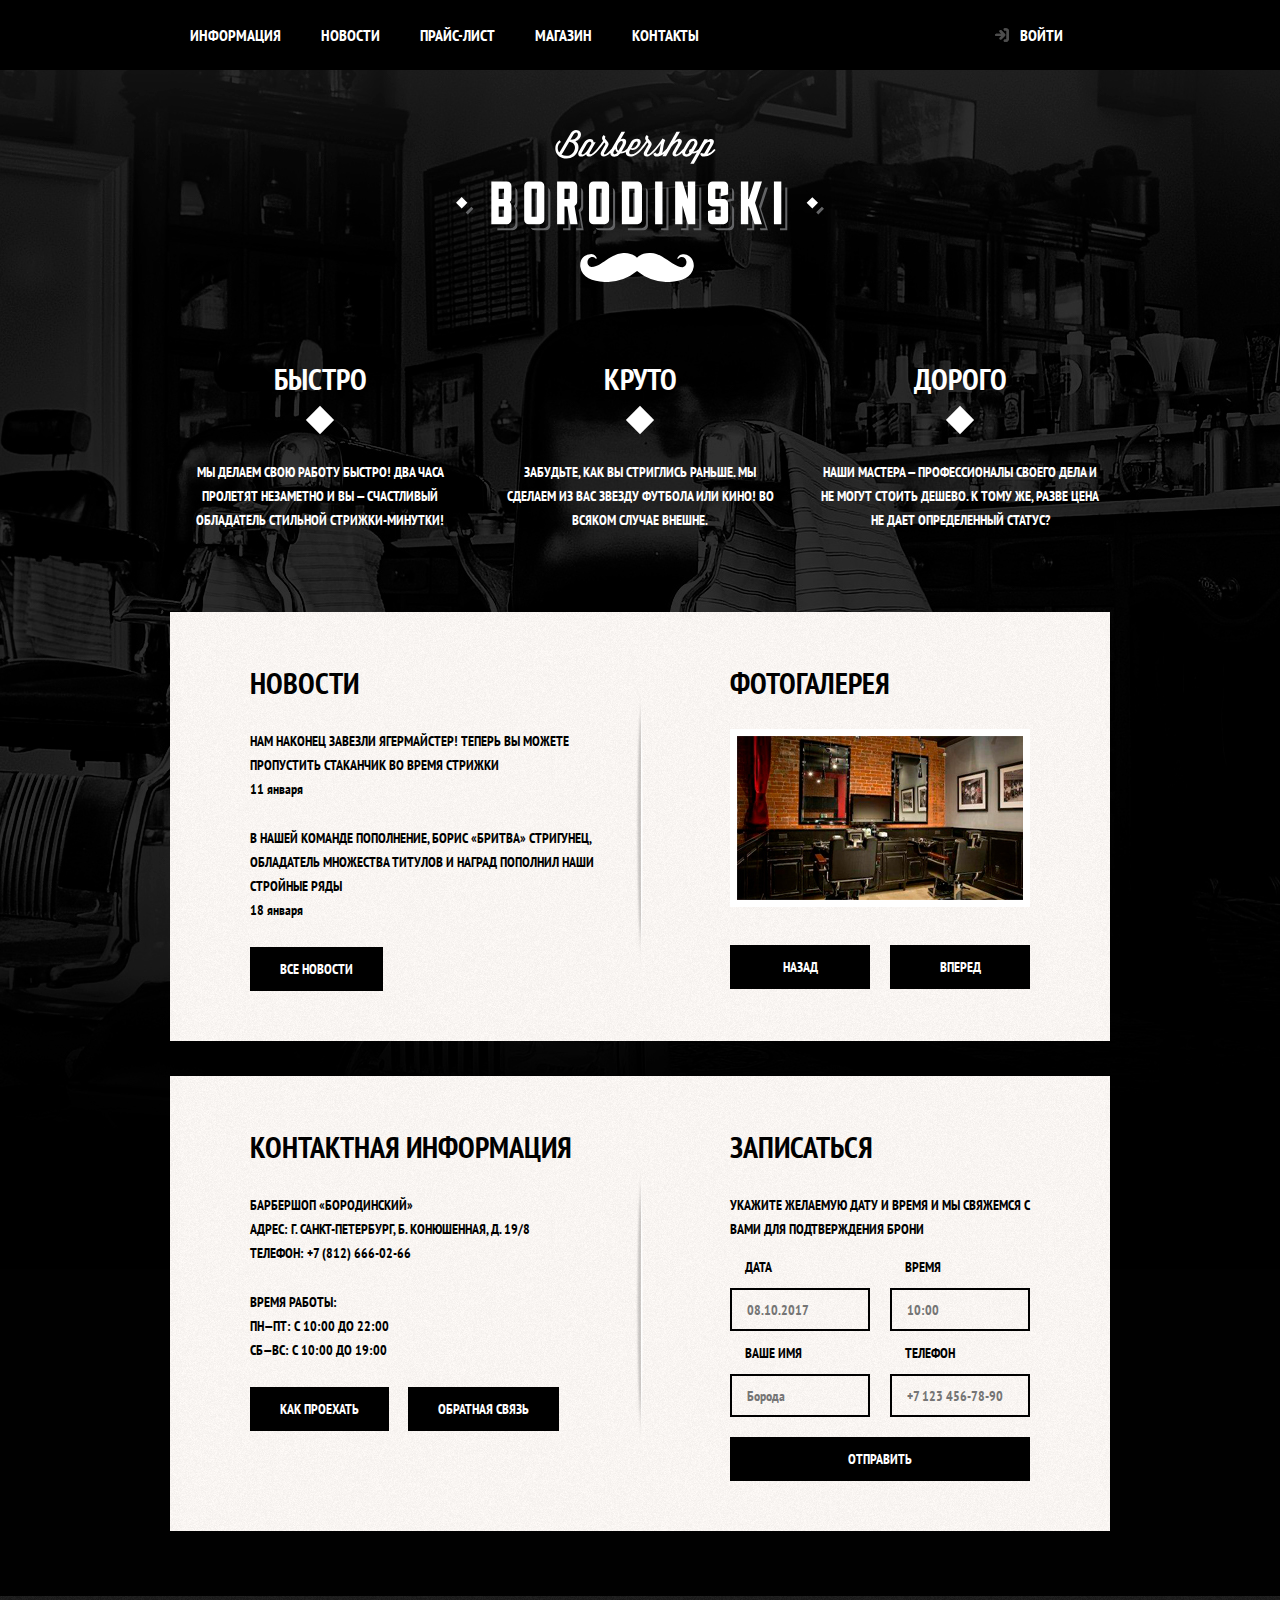
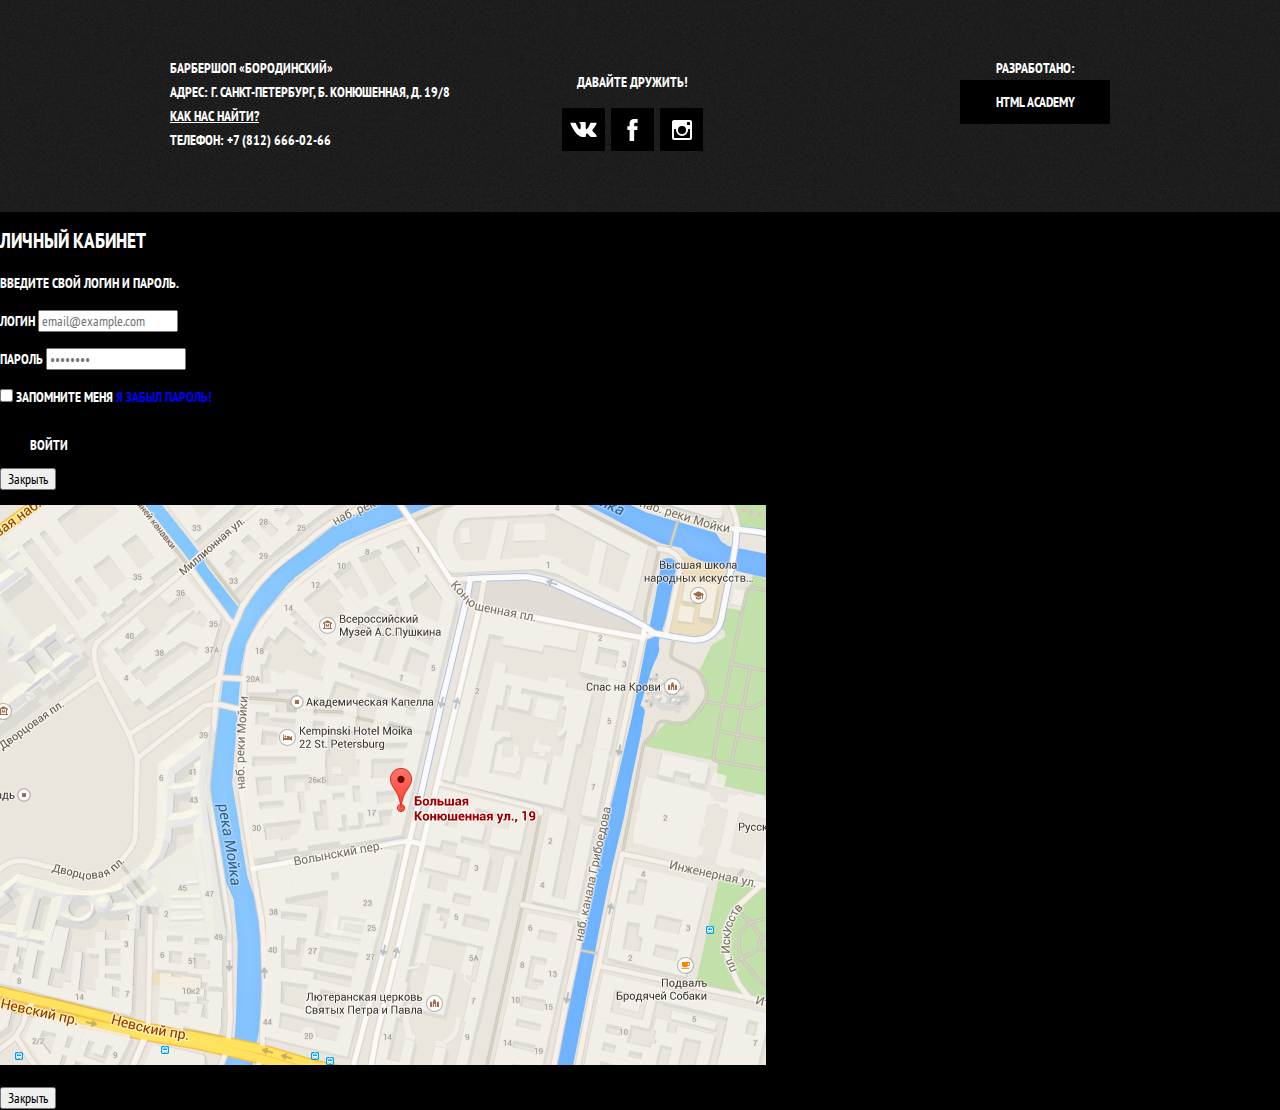
<file: index.html>
<!DOCTYPE html>
<html lang="ru">
<head>
  <meta charset="utf-8">
  <title>Барбершоп «Бородинский»</title>
  <link href="https://fonts.googleapis.com/css?family=PT+Sans+Narrow:400,700&amp;subset=latin,cyrillic"
        rel="stylesheet">
  <link href="css/normalize.css" rel="stylesheet">
  <link href="css/style.css" rel="stylesheet">
</head>
<body>
<header class="main-header">
  <nav class="main-navigation">
    <a class="main-header-logo">
      <img src="img/index-logo.svg" width="371" height="155" alt="Логотип барбершопа «Бородинский»">
    </a>
    <div class="main-navigation-wrapper">
      <div class="container">
        <ul class="site-navigation">
          <li><a href="info.html">Информация</a></li>
          <li><a href="news.html">Новости</a></li>
          <li><a href="price.html">Прайс-лист</a></li>
          <li><a href="catalog.html">Магазин</a></li>
          <li><a href="contacts.html">Контакты</a></li>
        </ul>
        <ul class="user-navigation">
          <li>
            <a class="login-link" href="login.html">Войти</a>
          </li>
        </ul>
      </div>
    </div>
    </nav>
</header>

<main class="container">

  <h1 class="visually-hidden">Барбершоп «Бородинский»</h1>

  <section class="features">
    <h2 class="visually-hidden">Преимущества</h2>
    <ul class="features-list">
      <li class="feature-item">
        <h3>Быстро</h3>
        <p>Мы делаем свою работу быстро! Два часа пролетят незаметно и вы — счастливый обладатель стильной
          стрижки-минутки!</p>
      </li>
      <li class="feature-item">
        <h3>Круто</h3>
        <p>Забудьте, как вы стриглись раньше. Мы сделаем из вас звезду футбола или кино! Во всяком случае внешне.</p>
      </li>
      <li class="feature-item">
        <h3>Дорого</h3>
        <p>Наши мастера — профессионалы своего дела и не могут стоить дешево. К тому же, разве цена не дает определенный
          статус?</p>
      </li>
    </ul>
  </section>

  <div class="index-columns">
    <section class="news">
      <h2>Новости</h2>
      <ul class="news-list">
        <li class="news-item">
          <p>Нам наконец завезли Ягермайстер! Теперь вы можете пропустить стаканчик во время стрижки</p>
          <time datetime="2019-01-11">11 января</time>
        </li>
        <li class="news-item">
          <p>В нашей команде пополнение, Борис «Бритва» Стригунец, обладатель множества титулов и наград пополнил наши
            стройные ряды</p>
          <time datetime="2016-01-18">18 января</time>
        </li>
      </ul>
      <a class="button" href="news.html">Все новости</a>
    </section>

    <section class="gallery">
      <h2>Фотогалерея</h2>
      <div class="gallery-container">
      <figure class="gallery-content">
        <a href="#"><img src="img/gallery1.jpg" width="286" height="164" alt="Интерьер"></a>
      </figure>
      <button class="button gallery-button gallery-button-back" type="button">Назад</button>
      <button class="button gallery-button gallery-button-next" type="button">Вперед</button>
      </div>
    </section>
  </div>

  <div class="index-columns">
    <section class="contacts">
      <h2>Контактная информация</h2>
      <p>
        Барбершоп «Бородинский»<br>
        Адрес: г. Санкт-Петербург, Б. Конюшенная, д. 19/8<br>
        Телефон: +7 (812) 666-02-66
      </p>
      <p>
        Время работы:<br>
        пн—пт: с 10:00 до 22:00<br>
        сб—вс: с 10:00 до 19:00
      </p>
      <a class="button" href="map.html">Как проехать</a>
      <a class="button" href="contacts.html">Обратная связь</a>
    </section>

    <section class="appointment">
      <h2>Записаться</h2>
      <p>Укажите желаемую дату и время и мы свяжемся с вами для подтверждения брони</p>
      <form class="appointment-form" action="https://echo.htmlacademy.ru" method="post">
        <p class="appointment-item">
          <label for="appointment-date">Дата</label>
          <input id="appointment-date" type="text" name="date" value="" placeholder="08.10.2017">
        </p>
        <p class="appointment-item">
          <label for="appointment-time">Время</label>
          <input id="appointment-time" type="text" name="time" value="" placeholder="10:00">
        </p>
        <p class="appointment-item">
          <label for="appointment-name">Ваше имя</label>
          <input id="appointment-name" type="text" name="name" value="" placeholder="Борода">
        </p>
        <p class="appointment-item">
          <label for="appointment-phone">Телефон</label>
          <input id="appointment-phone" type="tel" name="phone" value="" placeholder="+7 123 456-78-90">
        </p>
        <button class="button" type="submit">Отправить</button>
      </form>
    </section>
  </div>
</main>

<footer class="main-footer">
  <div class="container">
  <p class="footer-contacts">
    Барбершоп «Бородинский»<br>
    Адрес: г. Санкт-Петербург, Б. Конюшенная, д. 19/8<br>
    <a href="map.html">Как нас найти?</a><br>
    Телефон: +7 (812) 666-02-66
  </p>
  <div class="footer-social">
    <p>Давайте дружить!</p>
    <ul>
      <li><a class="social-button" href="#"><span class="visually-hidden">Вконтакте</span>
        <svg xmlns="http://www.w3.org/2000/svg" width="27" height="15" viewBox="0 0 26.14 14.91">
          <path d="M26 13.47l-.09-.17a13.55 13.55 0 0 0-2.6-3q-.87-.83-1.1-1.12A1 1 0 0 1 22 8a10.27 10.27 0 0 1 1.22-1.78l.88-1.16q2.35-3.13 2-4L26 .94a.8.8 0 0 0-.4-.22 2.14 2.14 0 0 0-.87 0h-3.92a.51.51 0 0 0-.27 0h-.3a.6.6 0 0 0-.15.14.93.93 0 0 0-.14.24 22.22 22.22 0 0 1-1.46 3.06q-.5.84-.93 1.46a7 7 0 0 1-.71.91 4.94 4.94 0 0 1-.52.47q-.23.18-.35.15l-.23-.05a.9.9 0 0 1-.31-.33 1.49 1.49 0 0 1-.16-.53v-.55-.65-.57-1.12-1-.75a3.14 3.14 0 0 0 0-.62 2.12 2.12 0 0 0-.14-.44.73.73 0 0 0-.28-.33 1.57 1.57 0 0 0-.46-.18A9 9 0 0 0 12.57 0a8.93 8.93 0 0 0-3.25.33 1.83 1.83 0 0 0-.52.41q-.25.3-.07.33a1.67 1.67 0 0 1 1.16.59l.08.16a2.6 2.6 0 0 1 .19.63 6.32 6.32 0 0 1 .12 1 10.59 10.59 0 0 1 0 1.7q-.07.71-.13 1.1a2.21 2.21 0 0 1-.18.64 2.69 2.69 0 0 1-.16.3l-.07.07a1 1 0 0 1-.37.07.86.86 0 0 1-.46-.19 3.27 3.27 0 0 1-.56-.52 7 7 0 0 1-.66-.93q-.37-.6-.76-1.42l-.22-.39q-.2-.38-.56-1.11t-.62-1.43A.9.9 0 0 0 5.2.9h-.07a.93.93 0 0 0-.22-.16A1.44 1.44 0 0 0 4.6.65L.87.68A1 1 0 0 0 .1.94L0 1a.44.44 0 0 0 0 .22 1.08 1.08 0 0 0 .08.37Q.9 3.53 1.86 5.31t1.66 2.87Q4.23 9.27 5 10.24t1 1.24l.37.41.34.33a8.06 8.06 0 0 0 1 .78 16.34 16.34 0 0 0 1.4.9 7.6 7.6 0 0 0 1.79.72 6.19 6.19 0 0 0 2 .22h1.57a1.08 1.08 0 0 0 .72-.3l.05-.07a.9.9 0 0 0 .1-.25 1.38 1.38 0 0 0 0-.37 4.48 4.48 0 0 1 .09-1.05 2.77 2.77 0 0 1 .23-.71 1.74 1.74 0 0 1 .29-.4 1.19 1.19 0 0 1 .23-.2h.11a.86.86 0 0 1 .77.21 4.52 4.52 0 0 1 .83.79q.39.47.93 1.05a6.41 6.41 0 0 0 1 .87l.27.16a3.31 3.31 0 0 0 .71.3 1.53 1.53 0 0 0 .76.07l3.48-.05a1.58 1.58 0 0 0 .8-.17.68.68 0 0 0 .34-.37 1.06 1.06 0 0 0 0-.46 1.71 1.71 0 0 0-.1-.36z" fill="#fff">
          </path>
        </svg>
      </a></li>
      <li><a class="social-button" href="#"><span class="visually-hidden">Фейсбук</span>
        <svg xmlns="http://www.w3.org/2000/svg" width="19" height="22" viewBox="0 0 10.15 21.74"><path d="M3.34 1.12A4.77 4.77 0 0 1 6.53 0h3.61v3.81H7.81a1.07 1.07 0 0 0-1.09.83v2.55h3.42c-.08 1.23-.24 2.45-.41 3.67h-3v10.87H2.21V10.86H0V7.21h2.19V3.66a3.83 3.83 0 0 1 1.15-2.54z" fill="#fff"/>
        </svg>
      </a></li>
      <li><a class="social-button" href="#"><span class="visually-hidden">Инстаграм</span>
        <svg xmlns="http://www.w3.org/2000/svg" width="20" height="20" viewBox="0 0 20 20">
          <path d="M18 0H2a2 2 0 0 0-2 2v16a2 2 0 0 0 2 2h16a2 2 0 0 0 2-2V2a2 2 0 0 0-2-2zm-8 6a4 4 0 1 1-4 4 4 4 0 0 1 4-4zM2.5 18a.47.47 0 0 1-.5-.5V9h2.1a3.4 3.4 0 0 0-.1 1 6 6 0 1 0 12 0 3.4 3.4 0 0 0-.1-1H18v8.5a.47.47 0 0 1-.5.5zM18 4.5a.47.47 0 0 1-.5.5h-2a.47.47 0 0 1-.5-.5v-2a.47.47 0 0 1 .5-.5h2a.47.47 0 0 1 .5.5z" fill="#fff">
          </path>
        </svg>
      </a></li>
    </ul>
  </div>
  <p class="footer-copyright">
    Разработано:
    <a class="button" href="https://htmlacademy.ru">HTML Academy</a>
  </p>
  </div>
</footer>

<section class="modal">
  <h2>Личный кабинет</h2>
  <p>Введите свой логин и пароль.</p>
  <form class="login-form" action="https://echo.htmlacademy.ru" method="post">
    <p>
      <label for="user-login">Логин</label>
      <input id="user-login" type="text" name="login" placeholder="email@example.com">
    </p>
    <p>
      <label for="user-password">Пароль</label>
      <input id="user-password" type="password" name="password" placeholder="••••••••">
    </p>
    <p>
      <label class="login-checkbox">
        <input type="checkbox" name="remember">
        Запомните меня
      </label>
      <a class="restore" href="#">Я забыл пароль!</a>
    </p>
    <button class="button" type="submit">
      Войти
    </button>
  </form>
  <button type="button">
    Закрыть
  </button>
</section>

<section class="modal">
  <h2 class="visually-hidden">Как до нас добраться</h2>
  <p>
    <img src="img/map.png" width="766" height="560"
         alt="Офис компании по адресу ул. Большая Конюшенная 19/8, Санкт-Петербург">
  </p>
  <button type="button">
    Закрыть
  </button>
</section>
</body>
</html>
</file>
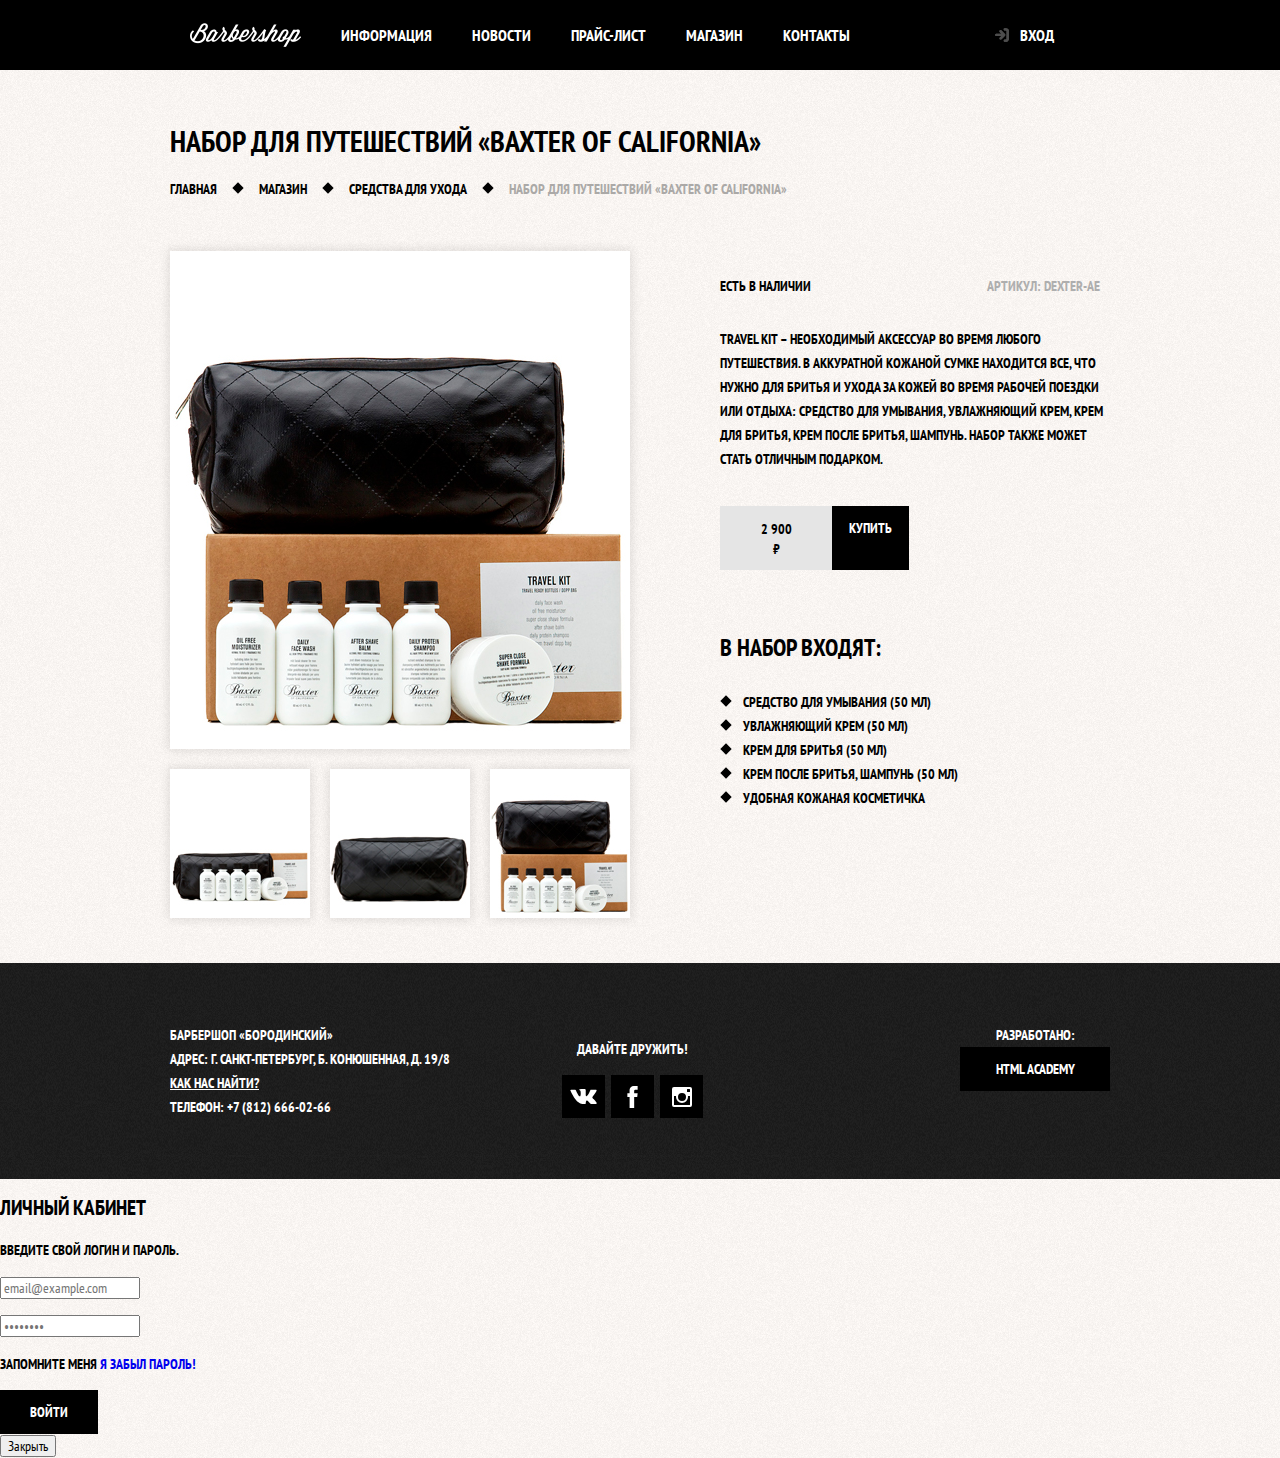
<file: catalog-item.html>
<!DOCTYPE html>
<html lang="ru">
<head>
  <meta charset="UTF-8">
  <title>Барбершоп «Бородинский»</title>
  <link href="https://fonts.googleapis.com/css?family=PT+Sans+Narrow:400,700&amp;subset=latin,cyrillic"
        rel="stylesheet">
  <link href="css/normalize.css" rel="stylesheet">
  <link href="css/style.css" rel="stylesheet">
</head>

<body class="inner-page">

<header class="main-header">
  <nav class="main-navigation container">
    <a class="main-header-logo" href="index.html">
      <img src="img/logo.svg" width="111" height="24" alt="Логотип барбершопа «Бородинский»">
    </a>
    <ul class="site-navigation">
      <li><a href="info.html">Информация</a></li>
      <li><a href="news.html">Новости</a></li>
      <li><a href="price.html">Прайс-лист</a></li>
      <li class="site-navigation-current"><a href="catalog.html">Магазин</a></li>
      <li><a href="contacts.html">Контакты</a></li>
    </ul>
    <ul class="user-navigation">
      <li><a class="login-link" href="login.html">Вход</a></li>
    </ul>
  </nav>
</header>

<main class="container">

  <h1 class="page-title">Набор для путешествий «Baxter of California»</h1>

  <ul class="breadcrumbs">
    <li><a href="index.html">Главная</a></li>
    <li><a href="#">Магазин</a></li>
    <li><a href="#">Средства для ухода</a></li>
    <li class="breadcrumbs-current">Набор для путешествий «Baxter of California»</li>
  </ul>

  <div class="catalog-columns">
    <section class="product-photos">
      <h2 class="visually-hidden">Изображения товара</h2>
      <p class="product-photo-full">
        <img src="img/product-big.jpg" width="460" height="498" alt="Фото всего набора">
      </p>
      <ul class="product-photo-preview">
        <li>
          <img src="img/product-small-1.jpg" width="140" height="149" alt="Фото в анфас">
        </li>
        <li>
          <img src="img/product-small-2.jpg" width="140" height="149" alt="Фото в профиль">
        </li>
        <li>
          <img src="img/product-small-3.jpg" width="140" height="149" alt="Фото отдельной части">
        </li>
      </ul>
    </section>

  <section class="product-info">
    <h2 class="visually-hidden">Описание товара</h2>
    <div class="product-description">
      <p class="product-availability">Есть в наличии</p>
      <p class="product-article">Артикул: dexter-ae</p>
    </div>
    <p class="product-text">Travel Kit – необходимый аксессуар во время любого путешествия. В аккуратной кожаной сумке
      находится все, что нужно для бритья и ухода за кожей во время рабочей поездки или отдыха: средство для умывания,
      увлажняющий крем, крем для бритья, крем после бритья, шампунь. Набор также может стать отличным подарком.</p>
    <p class="product-price">
      <b>2 900 ₽</b>
      <a class="button" href="#">Купить</a>
    </p>
    <h3>В набор входят:</h3>
    <ul>
      <li>Средство для умывания (50 мл)</li>
      <li>Увлажняющий крем (50 мл)</li>
      <li>Крем для бритья (50 мл)</li>
      <li>Крем после бритья, шампунь (50 мл)</li>
      <li>Удобная кожаная косметичка</li>
    </ul>
  </section>
  </div>

</main>

<footer class="main-footer">
  <div class="container">
    <p class="footer-contacts">
      Барбершоп «Бородинский»<br>
      Адрес: г. Санкт-Петербург, Б. Конюшенная, д. 19/8<br>
      <a href="map.html">Как нас найти?</a><br>
      Телефон: +7 (812) 666-02-66
    </p>
    <div class="footer-social">
      <p>Давайте дружить!</p>
      <ul>
        <li><a class="social-button" href="#"><span class="visually-hidden">Вконтакте</span>
          <svg xmlns="http://www.w3.org/2000/svg" width="27" height="15" viewBox="0 0 26.14 14.91">
            <path d="M26 13.47l-.09-.17a13.55 13.55 0 0 0-2.6-3q-.87-.83-1.1-1.12A1 1 0 0 1 22 8a10.27 10.27 0 0 1 1.22-1.78l.88-1.16q2.35-3.13 2-4L26 .94a.8.8 0 0 0-.4-.22 2.14 2.14 0 0 0-.87 0h-3.92a.51.51 0 0 0-.27 0h-.3a.6.6 0 0 0-.15.14.93.93 0 0 0-.14.24 22.22 22.22 0 0 1-1.46 3.06q-.5.84-.93 1.46a7 7 0 0 1-.71.91 4.94 4.94 0 0 1-.52.47q-.23.18-.35.15l-.23-.05a.9.9 0 0 1-.31-.33 1.49 1.49 0 0 1-.16-.53v-.55-.65-.57-1.12-1-.75a3.14 3.14 0 0 0 0-.62 2.12 2.12 0 0 0-.14-.44.73.73 0 0 0-.28-.33 1.57 1.57 0 0 0-.46-.18A9 9 0 0 0 12.57 0a8.93 8.93 0 0 0-3.25.33 1.83 1.83 0 0 0-.52.41q-.25.3-.07.33a1.67 1.67 0 0 1 1.16.59l.08.16a2.6 2.6 0 0 1 .19.63 6.32 6.32 0 0 1 .12 1 10.59 10.59 0 0 1 0 1.7q-.07.71-.13 1.1a2.21 2.21 0 0 1-.18.64 2.69 2.69 0 0 1-.16.3l-.07.07a1 1 0 0 1-.37.07.86.86 0 0 1-.46-.19 3.27 3.27 0 0 1-.56-.52 7 7 0 0 1-.66-.93q-.37-.6-.76-1.42l-.22-.39q-.2-.38-.56-1.11t-.62-1.43A.9.9 0 0 0 5.2.9h-.07a.93.93 0 0 0-.22-.16A1.44 1.44 0 0 0 4.6.65L.87.68A1 1 0 0 0 .1.94L0 1a.44.44 0 0 0 0 .22 1.08 1.08 0 0 0 .08.37Q.9 3.53 1.86 5.31t1.66 2.87Q4.23 9.27 5 10.24t1 1.24l.37.41.34.33a8.06 8.06 0 0 0 1 .78 16.34 16.34 0 0 0 1.4.9 7.6 7.6 0 0 0 1.79.72 6.19 6.19 0 0 0 2 .22h1.57a1.08 1.08 0 0 0 .72-.3l.05-.07a.9.9 0 0 0 .1-.25 1.38 1.38 0 0 0 0-.37 4.48 4.48 0 0 1 .09-1.05 2.77 2.77 0 0 1 .23-.71 1.74 1.74 0 0 1 .29-.4 1.19 1.19 0 0 1 .23-.2h.11a.86.86 0 0 1 .77.21 4.52 4.52 0 0 1 .83.79q.39.47.93 1.05a6.41 6.41 0 0 0 1 .87l.27.16a3.31 3.31 0 0 0 .71.3 1.53 1.53 0 0 0 .76.07l3.48-.05a1.58 1.58 0 0 0 .8-.17.68.68 0 0 0 .34-.37 1.06 1.06 0 0 0 0-.46 1.71 1.71 0 0 0-.1-.36z" fill="#fff">
            </path>
          </svg>
        </a></li>
        <li><a class="social-button" href="#"><span class="visually-hidden">Фейсбук</span>
          <svg xmlns="http://www.w3.org/2000/svg" width="19" height="22" viewBox="0 0 10.15 21.74"><path d="M3.34 1.12A4.77 4.77 0 0 1 6.53 0h3.61v3.81H7.81a1.07 1.07 0 0 0-1.09.83v2.55h3.42c-.08 1.23-.24 2.45-.41 3.67h-3v10.87H2.21V10.86H0V7.21h2.19V3.66a3.83 3.83 0 0 1 1.15-2.54z" fill="#fff"/>
          </svg>
        </a></li>
        <li><a class="social-button" href="#"><span class="visually-hidden">Инстаграм</span>
          <svg xmlns="http://www.w3.org/2000/svg" width="20" height="20" viewBox="0 0 20 20">
            <path d="M18 0H2a2 2 0 0 0-2 2v16a2 2 0 0 0 2 2h16a2 2 0 0 0 2-2V2a2 2 0 0 0-2-2zm-8 6a4 4 0 1 1-4 4 4 4 0 0 1 4-4zM2.5 18a.47.47 0 0 1-.5-.5V9h2.1a3.4 3.4 0 0 0-.1 1 6 6 0 1 0 12 0 3.4 3.4 0 0 0-.1-1H18v8.5a.47.47 0 0 1-.5.5zM18 4.5a.47.47 0 0 1-.5.5h-2a.47.47 0 0 1-.5-.5v-2a.47.47 0 0 1 .5-.5h2a.47.47 0 0 1 .5.5z" fill="#fff">
            </path>
          </svg>
        </a></li>
      </ul>
    </div>
    <p class="footer-copyright">
      Разработано:
      <a class="button" href="https://htmlacademy.ru">HTML Academy</a>
    </p>
  </div>
</footer>

<section class="modal modal-login">
  <h2>Личный кабинет</h2>
  <p>Введите свой логин и пароль.</p>
  <form class="login-form" action="https://echo.htmlacademy.ru" method="post">
    <p>
      <label class="visually-hidden" for="user-login">Логин</label>
      <input class="login-icon-user" id="user-login" type="text" name="login" placeholder="email@example.com">
    </p>
    <p>
      <label class="visually-hidden" for="user-password">Пароль</label>
      <input class="login-icon-password" id="user-password" type="password" name="password" placeholder="••••••••">
    </p>
    <p class="login-password-info">
      <label class="login-checkbox">
        <input type="checkbox" name="remember" class="visually-hidden">
        <span class="checkbox-indicator"></span>
        Запомните меня
      </label>
      <a class="restore" href="#">Я забыл пароль!</a>
    </p>
    <button class="button" type="submit">Войти</button>
  </form>
  <button class="modal-close" type="button">Закрыть</button>
</section>

</body>
</html>
</file>
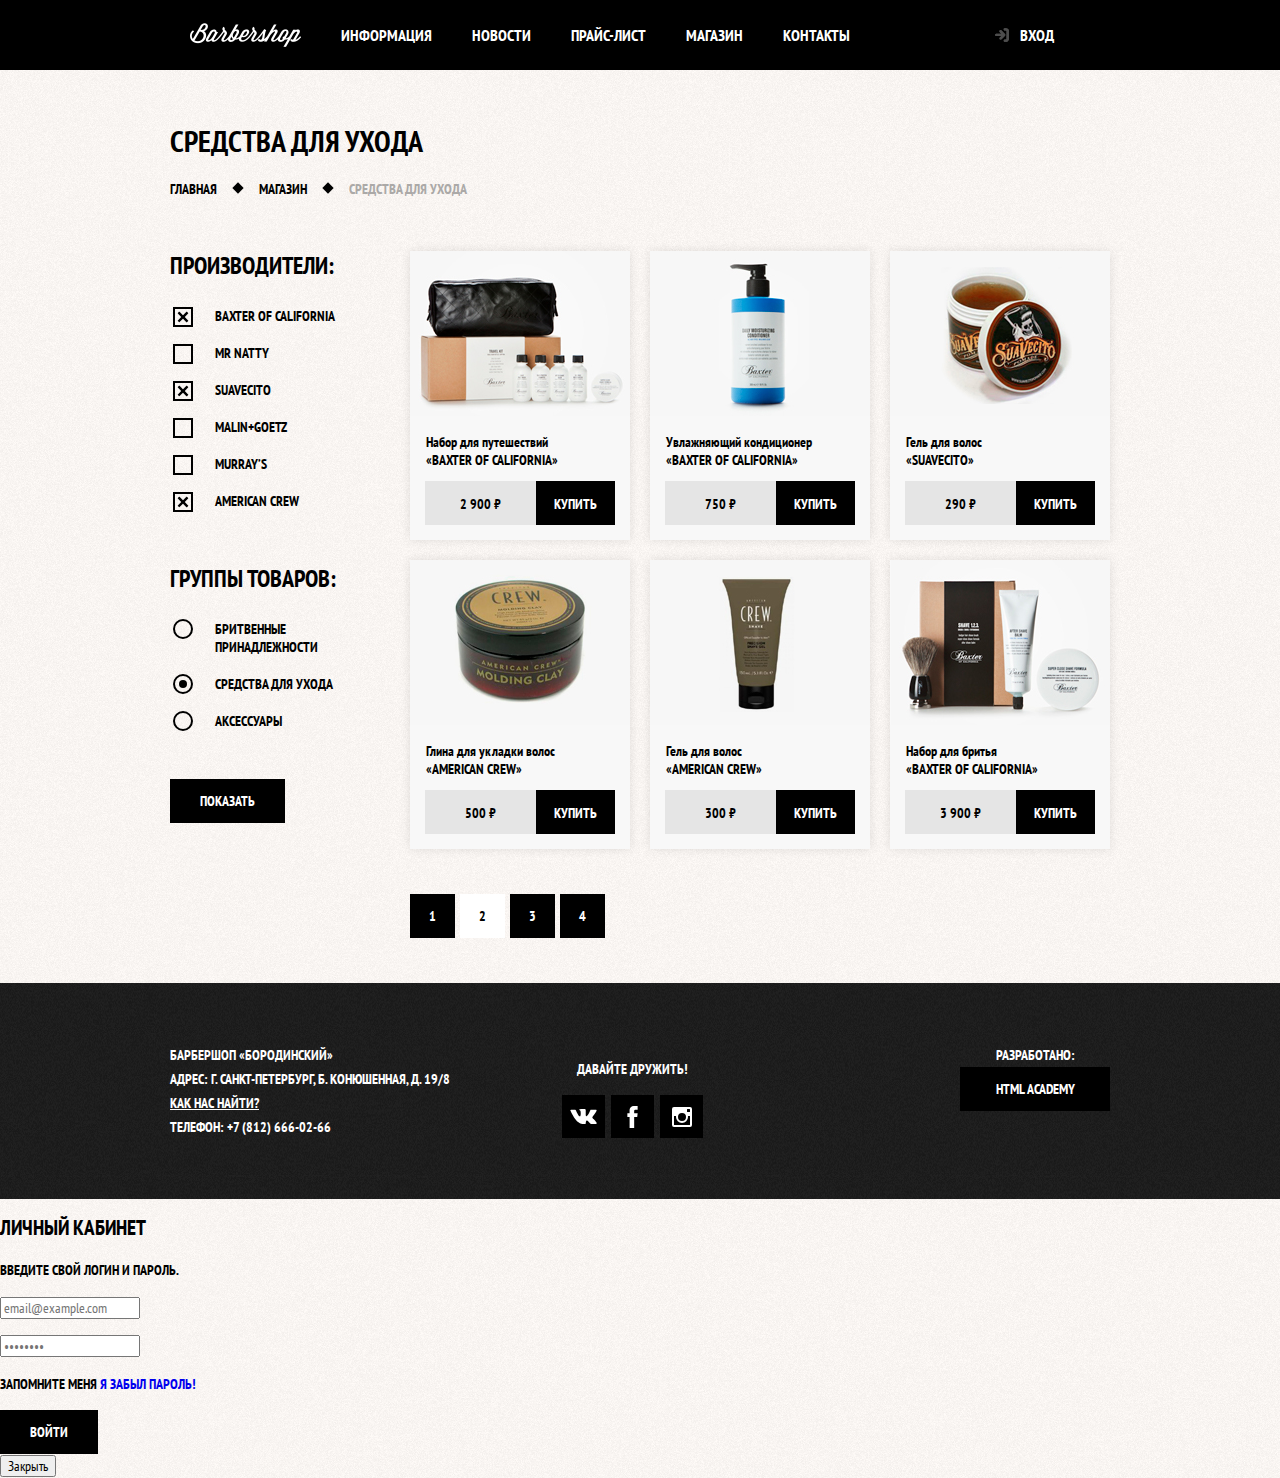
<file: catalog.html>
<!DOCTYPE html>
<html lang="ru">
<head>
  <meta charset="UTF-8">
  <title>Барбершоп «Бородинский»</title>
  <link href="https://fonts.googleapis.com/css?family=PT+Sans+Narrow:400,700&amp;subset=latin,cyrillic"
        rel="stylesheet">
  <link href="css/normalize.css" rel="stylesheet">
  <link href="css/style.css" rel="stylesheet">
</head>

<body class="inner-page">

<header class="main-header">
  <nav class="main-navigation container">
    <a class="main-header-logo" href="index.html">
      <img src="img/logo.svg" width="111" height="24" alt="Логотип барбершопа «Бородинский»">
    </a>
    <ul class="site-navigation">
      <li><a href="info.html">Информация</a></li>
      <li><a href="news.html">Новости</a></li>
      <li><a href="price.html">Прайс-лист</a></li>
      <li class="site-navigation-current"><a href="catalog.html">Магазин</a></li>
      <li><a href="contacts.html">Контакты</a></li>
    </ul>
    <ul class="user-navigation">
      <li><a class="login-link" href="login.html">Вход</a></li>
    </ul>
  </nav>
</header>

<main class="container">

  <h1 class="page-title">Cредства для ухода</h1>

  <ul class="breadcrumbs">
    <li>
      <a href="index.html">Главная</a>
    </li>
    <li>
      <a href="catalog.html">Магазин</a>
    </li>
    <li class="breadcrumbs-current">Средства для ухода</li>
  </ul>

  <div class="catalog-columns">
  <section class="filters">
    <h2 class="visually-hidden">Фильтр товаров</h2>
    <form class="filter" method="get" action="https://echo.htmlacademy.ru">
      <fieldset>
        <legend>Производители:</legend>
        <ul>
          <li class="filter-option">
            <input class="visually-hidden filter-input filter-input-checkbox" type="checkbox"
                   name="baxter-of-california" id="filter-baxter-of-california" checked>
            <label for="filter-baxter-of-california">Baxter of California</label>
          </li>
          <li class="filter-option">
            <input class="visually-hidden filter-input filter-input-checkbox" type="checkbox" name="mr-natty"
                   id="filter-mr-natty">
            <label for="filter-mr-natty">Mr Natty</label>
          </li>
          <li class="filter-option">
            <input class="visually-hidden filter-input filter-input-checkbox" type="checkbox" name="suavecito"
                   id="filter-suavecito" checked>
            <label for="filter-suavecito">Suavecito</label>
          </li>
          <li class="filter-option">
            <input class="visually-hidden filter-input filter-input-checkbox" type="checkbox" name="malin-goetz"
                   id="filter-malin-goetz">
            <label for="filter-malin-goetz">Malin+Goetz</label>
          </li>
          <li class="filter-option">
            <input class="visually-hidden filter-input filter-input-checkbox" type="checkbox" name="murrays"
                   id="filter-murrays">
            <label for="filter-murrays">Murray’s</label>
          </li>
          <li class="filter-option">
            <input class="visually-hidden filter-input filter-input-checkbox" type="checkbox" name="american-crew"
                   id="filter-american-crew" checked>
            <label for="filter-american-crew">American Crew</label>
          </li>
        </ul>
      </fieldset>
      <fieldset>
        <legend>Группы товаров:</legend>
        <ul>
          <li class="filter-option">
            <input class="visually-hidden filter-input filter-input-radio" type="radio" name="product-group"
                   value="shaving" id="filter-shave">
            <label for="filter-shave">Бритвенные принадлежности</label>
          </li>
          <li class="filter-option">
            <input class="visually-hidden filter-input filter-input-radio" type="radio" name="product-group"
                   value="hair-care" id="filter-care" checked>
            <label for="filter-care">Средства для ухода</label>
          </li>
          <li class="filter-option">
            <input class="visually-hidden filter-input filter-input-radio" type="radio" name="product-group"
                   value="accessories" id="filter-accessories">
            <label for="filter-accessories">Аксессуары</label>
          </li>
        </ul>
      </fieldset>
      <button type="submit" class="filter-button button">Показать</button>
    </form>
  </section>

  <section class="catalog">
    <h2 class="visually-hidden">Список средств для ухода</h2>
    <ul class="catalog-list">
      <li class="catalog-item">
        <a href="catalog-item.html">
          <h3>
            <span class="catalog-category">Набор для путешествий</span>
            <span class="catalog-item-title">«Baxter of California»</span>
          </h3>
          <p class="catalog-item-image">
            <img src="img/product-1.jpg" width="220" height="165" alt="Набор для путешествий «Baxter of California»">
          </p>
        </a>
        <p class="catalog-item-price">
          <b>2 900 ₽</b>
          <a class="button" href="#">Купить</a>
        </p>
      </li>
      <li class="catalog-item">
        <a href="catalog-item.html">
          <h3>
            <span class="catalog-category">Увлажняющий кондиционер</span>
            <span class="catalog-item-title">«Baxter of California»</span>
          </h3>
          <p class="catalog-item-image">
            <img src="img/product-2.jpg" width="220" height="165" alt="Увлажняющий кондиционер «Baxter of California»">
          </p>
        </a>
        <p class="catalog-item-price">
          <b>750 ₽</b>
          <a class="button" href="#">Купить</a>
        </p>
      </li>
      <li class="catalog-item">
        <a href="catalog-item.html">
          <h3>
            <span class="catalog-category">Гель для волос</span>
            <span class="catalog-item-title">«Suavecito»</span>
          </h3>
          <p class="catalog-item-image">
            <img src="img/product-3.jpg" width="220" height="165" alt="Гель для волос «Suavecito»">
          </p>
        </a>
        <p class="catalog-item-price">
          <b>290 ₽</b>
          <a class="button" href="#">Купить</a>
        </p>
      </li>
      <li class="catalog-item">
        <a href="catalog-item.html">
          <h3>
            <span class="catalog-category">Глина для укладки волос</span>
            <span class="catalog-item-title">«American crew»</span>
          </h3>
          <p class="catalog-item-image">
            <img src="img/product-4.jpg" width="220" height="165" alt="Глина для укладки волос «American crew»">
          </p>
        </a>
        <p class="catalog-item-price">
          <b>500 ₽</b>
          <a class="button" href="#">Купить</a>
        </p>
      </li>
      <li class="catalog-item">
        <a href="catalog-item.html">
          <h3>
            <span class="catalog-category">Гель для волос</span>
            <span class="catalog-item-title">«American crew»</span>
          </h3>
          <p class="catalog-item-image">
            <img src="img/product-5.jpg" width="220" height="165" alt="Гель для волос «American crew»">
          </p>
        </a>
        <p class="catalog-item-price">
          <b>300 ₽</b>
          <a class="button" href="#">Купить</a>
        </p>
      </li>
      <li class="catalog-item">
        <a href="catalog-item.html">
          <h3>
            <span class="catalog-category">Набор для бритья</span>
            <span class="catalog-item-title">«Baxter of California»</span>
          </h3>
          <p class="catalog-item-image">
            <img src="img/product-6.jpg" width="220" height="165" alt="Набор для бритья «Baxter of California»">
          </p>
        </a>
        <p class="catalog-item-price">
          <b>3 900 ₽</b>
          <a class="button" href="#">Купить</a>
        </p>
      </li>
    </ul>
    <ul class="pagination-list">
      <li class="pagination-item"><a href="#">1</a></li>
      <li class="pagination-item pagination-item-current"><a>2</a></li>
      <li class="pagination-item"><a href="#">3</a></li>
      <li class="pagination-item"><a href="#">4</a></li>
    </ul>
  </section>
  </div>
</main>

<footer class="main-footer">
  <div class="container">
    <p class="footer-contacts">
      Барбершоп «Бородинский»<br>
      Адрес: г. Санкт-Петербург, Б. Конюшенная, д. 19/8<br>
      <a href="map.html">Как нас найти?</a><br>
      Телефон: +7 (812) 666-02-66
    </p>
    <div class="footer-social">
      <p>Давайте дружить!</p>
      <ul>
        <li><a class="social-button" href="#"><span class="visually-hidden">Вконтакте</span>
          <svg xmlns="http://www.w3.org/2000/svg" width="27" height="15" viewBox="0 0 26.14 14.91">
            <path d="M26 13.47l-.09-.17a13.55 13.55 0 0 0-2.6-3q-.87-.83-1.1-1.12A1 1 0 0 1 22 8a10.27 10.27 0 0 1 1.22-1.78l.88-1.16q2.35-3.13 2-4L26 .94a.8.8 0 0 0-.4-.22 2.14 2.14 0 0 0-.87 0h-3.92a.51.51 0 0 0-.27 0h-.3a.6.6 0 0 0-.15.14.93.93 0 0 0-.14.24 22.22 22.22 0 0 1-1.46 3.06q-.5.84-.93 1.46a7 7 0 0 1-.71.91 4.94 4.94 0 0 1-.52.47q-.23.18-.35.15l-.23-.05a.9.9 0 0 1-.31-.33 1.49 1.49 0 0 1-.16-.53v-.55-.65-.57-1.12-1-.75a3.14 3.14 0 0 0 0-.62 2.12 2.12 0 0 0-.14-.44.73.73 0 0 0-.28-.33 1.57 1.57 0 0 0-.46-.18A9 9 0 0 0 12.57 0a8.93 8.93 0 0 0-3.25.33 1.83 1.83 0 0 0-.52.41q-.25.3-.07.33a1.67 1.67 0 0 1 1.16.59l.08.16a2.6 2.6 0 0 1 .19.63 6.32 6.32 0 0 1 .12 1 10.59 10.59 0 0 1 0 1.7q-.07.71-.13 1.1a2.21 2.21 0 0 1-.18.64 2.69 2.69 0 0 1-.16.3l-.07.07a1 1 0 0 1-.37.07.86.86 0 0 1-.46-.19 3.27 3.27 0 0 1-.56-.52 7 7 0 0 1-.66-.93q-.37-.6-.76-1.42l-.22-.39q-.2-.38-.56-1.11t-.62-1.43A.9.9 0 0 0 5.2.9h-.07a.93.93 0 0 0-.22-.16A1.44 1.44 0 0 0 4.6.65L.87.68A1 1 0 0 0 .1.94L0 1a.44.44 0 0 0 0 .22 1.08 1.08 0 0 0 .08.37Q.9 3.53 1.86 5.31t1.66 2.87Q4.23 9.27 5 10.24t1 1.24l.37.41.34.33a8.06 8.06 0 0 0 1 .78 16.34 16.34 0 0 0 1.4.9 7.6 7.6 0 0 0 1.79.72 6.19 6.19 0 0 0 2 .22h1.57a1.08 1.08 0 0 0 .72-.3l.05-.07a.9.9 0 0 0 .1-.25 1.38 1.38 0 0 0 0-.37 4.48 4.48 0 0 1 .09-1.05 2.77 2.77 0 0 1 .23-.71 1.74 1.74 0 0 1 .29-.4 1.19 1.19 0 0 1 .23-.2h.11a.86.86 0 0 1 .77.21 4.52 4.52 0 0 1 .83.79q.39.47.93 1.05a6.41 6.41 0 0 0 1 .87l.27.16a3.31 3.31 0 0 0 .71.3 1.53 1.53 0 0 0 .76.07l3.48-.05a1.58 1.58 0 0 0 .8-.17.68.68 0 0 0 .34-.37 1.06 1.06 0 0 0 0-.46 1.71 1.71 0 0 0-.1-.36z" fill="#fff">
            </path>
          </svg>
        </a></li>
        <li><a class="social-button" href="#"><span class="visually-hidden">Фейсбук</span>
          <svg xmlns="http://www.w3.org/2000/svg" width="19" height="22" viewBox="0 0 10.15 21.74"><path d="M3.34 1.12A4.77 4.77 0 0 1 6.53 0h3.61v3.81H7.81a1.07 1.07 0 0 0-1.09.83v2.55h3.42c-.08 1.23-.24 2.45-.41 3.67h-3v10.87H2.21V10.86H0V7.21h2.19V3.66a3.83 3.83 0 0 1 1.15-2.54z" fill="#fff"/>
          </svg>
        </a></li>
        <li><a class="social-button" href="#"><span class="visually-hidden">Инстаграм</span>
          <svg xmlns="http://www.w3.org/2000/svg" width="20" height="20" viewBox="0 0 20 20">
            <path d="M18 0H2a2 2 0 0 0-2 2v16a2 2 0 0 0 2 2h16a2 2 0 0 0 2-2V2a2 2 0 0 0-2-2zm-8 6a4 4 0 1 1-4 4 4 4 0 0 1 4-4zM2.5 18a.47.47 0 0 1-.5-.5V9h2.1a3.4 3.4 0 0 0-.1 1 6 6 0 1 0 12 0 3.4 3.4 0 0 0-.1-1H18v8.5a.47.47 0 0 1-.5.5zM18 4.5a.47.47 0 0 1-.5.5h-2a.47.47 0 0 1-.5-.5v-2a.47.47 0 0 1 .5-.5h2a.47.47 0 0 1 .5.5z" fill="#fff">
            </path>
          </svg>
        </a></li>
      </ul>
    </div>
    <p class="footer-copyright">
      Разработано:
      <a class="button" href="https://htmlacademy.ru">HTML Academy</a>
    </p>
  </div>
</footer>

<section class="modal modal-login">
  <h2>Личный кабинет</h2>
  <p>Введите свой логин и пароль.</p>
  <form class="login-form" action="https://echo.htmlacademy.ru" method="post">
    <p>
      <label class="visually-hidden" for="user-login">Логин</label>
      <input class="login-icon-user" id="user-login" type="text" name="login" placeholder="email@example.com">
    </p>
    <p>
      <label class="visually-hidden" for="user-password">Пароль</label>
      <input class="login-icon-password" id="user-password" type="password" name="password" placeholder="••••••••">
    </p>
    <p class="login-password-info">
      <label class="login-checkbox">
        <input type="checkbox" name="remember" class="visually-hidden">
        <span class="checkbox-indicator"></span>
        Запомните меня
      </label>
      <a class="restore" href="#">Я забыл пароль!</a>
    </p>
    <button class="button" type="submit">Войти</button>
  </form>
  <button class="modal-close" type="button">Закрыть</button>
</section>

</body>
</html>
</file>
<file: css/style.css>
body {
  margin: 0;
  padding: 0;

  font-family: "PT Sans Narrow", Arial, sans-serif;
  font-size: 14px;
  line-height: 24px;
  font-weight: 700;
  color: #ffffff;
  text-transform: uppercase;

  background-color: #000000;
  background-image: url("../img/bg.jpg");
  background-position: top center;
  background-repeat: no-repeat;
}

.visually-hidden:not(:focus):not(:active),
input[type="checkbox"].visually-hidden,
input[type="radio"].visually-hidden {
  position: absolute;
  width: 1px;
  height: 1px;
  margin: -1px;
  border: 0;
  padding: 0;
  white-space: nowrap;
  clip-path: inset(100%);
  clip: rect(0 0 0 0);
  overflow: hidden;
}

.inner-page {
  color: #000000;

  background-color: #f9f6f3;
  background-image: url("../img/pattern-light.jpg");
  background-position: 0 0;
  background-repeat: repeat;
}

.main-header {
  margin-bottom: 75px;
}

a {
  text-decoration: none;
}

img {
  max-width: 100%;
  height: auto;
}

.button {
  display: inline-block;
  margin-right: 16px;
  padding: 10px 30px;
  font: inherit;
  text-align: center;
  color: #ffffff;
  vertical-align: middle;
  text-transform: uppercase;
  background-color: #000000;
  border: none;
}


.button:hover,
.button:focus,
.button:active {
  background-color: #663d15;
}

.button.disabled,
.button:disabled {
  cursor: default;
  opacity: 0.5;
  background-color: #000000;
}

.main-navigation {
  display: flex;
  flex-direction: column;
  align-items: center;
  font-size: 16px;
  line-height: 20px;
  color: #ffffff;
  background-color: transparent;
}

.main-header-logo {
  order: 2;
  width: 368px;
  height: 153px;
}

.main-navigation-wrapper {
  width: 100%;
  margin-bottom: 60px;
  background-color: #000000;
}

.main-navigation-wrapper .container {
  display: flex;
  justify-content: space-between;
}

.site-navigation,
.user-navigation {
  list-style: none;
  margin: 0;
  padding: 0;
}

.site-navigation {
  width: 620px;
  display: flex;
  flex-wrap: wrap;
}

.user-navigation {
  display: flex;
  width: 140px;
}

.site-navigation a,
.user-navigation a {
  color: #ffffff;
  display: block;
  padding: 25px 20px;
  vertical-align: middle;
}

.site-navigation a:hover,
.site-navigation a:focus,
.user-navigation a:hover,
.user-navigation a:focus {
  background-color: #242424;
}

.user-navigation .login-link {
  position: relative;
  padding-left: 50px;

}

.login-link::before {
  content: "";
  position: absolute;
  top: 27px;
  left: 24px;
  width: 16px;
  height: 18px;
  background-image: url("../img/login.svg");
  background-repeat: no-repeat;
  background-position: 0 0;
  opacity: 0.3;
}

.login-link:hover::before,
.login-link:focus::before,
.login-link:active::before {
  opacity: 1;
}

.container {
  width: 940px;
  margin: 0 auto;
  padding: 0 10px;
}

.features {
  margin-bottom: 80px;
}

.features-list {
  display: flex;
  justify-content: space-between;
  margin: 0;
  padding: 0;
  list-style: none;
}

.feature-item {
  width: 300px;
  text-align: center;
}

.feature-item h3 {
  position: relative;
  font-size: 30px;
  line-height: 42px;
  margin: 0;
  margin-bottom: 60px;
}

.feature-item h3::after {
  content: "";
  position: absolute;
  bottom: -30px;
  left: 50%;
  width: 20px;
  height: 20px;
  margin-left: -10px;
  background-color: #ffffff;
  transform: rotate(45deg);
}

.feature-item p {
  margin: 0 10px;
}

.index-columns {
  display: flex;
  justify-content: space-between;
  padding: 50px 80px;
  margin-bottom: 35px;
  color: #000000;
  background-color: #f8f5f2;
  background-image:
    url("../img/line.png"),
  url("../img/pattern-light.jpg");
  background-position: center, 0 0;
  background-repeat: no-repeat, repeat;
}

.index-columns h2 {
  margin: 0;
  margin-bottom: 25px;
  font-size: 30px;
  line-height: 42px;
}

.news {
  width: 380px;
}

.news-list {
  list-style: none;
  margin: 0;
  margin-bottom: 25px;
  padding: 0;
}

.news-item {
  margin-bottom: 25px;
}

.news-item p {
  margin: 0;
}

.news-item time {
  text-transform: none;
}

.gallery {
  width: 300px;
}

.gallery-content {
  height: 164px;
  margin: 0;
  background-color: #cccccc;
  border: 7px solid #ffffff;
}

.gallery-content img {
  width: 286px;
  height: 164px;
}

.gallery-button {
  position: absolute;
  bottom: 0;
  box-sizing: border-box;
  width: 140px;
  margin: 0;
}

.gallery-button-back {
  left: 0;
}

.gallery-button-next {
  right: 0;
}

.gallery-container {
  position: relative;
  height: 260px;
}


.contacts {
  width: 380px;
}

.contacts p {
  margin: 0;
  margin-bottom: 25px;
}

.appointment {
  width: 300px;
}

.appointment-info {
  margin: 0;
  margin-bottom: 15px;
}

.appointment-form {
  display: flex;
  flex-wrap: wrap;
  justify-content: space-between;
}

.appointment-item {
  width: 140px;
  margin: 0;
  margin-bottom: 10px;
}

.appointment-item label {
  display: block;
  margin-bottom: 9px;
  margin-left: 15px;
}

.appointment-item input {
  box-sizing: border-box;
  width: 140px;
  padding-top: 8px;
  padding-left: 15px;
  padding-right: 15px;
  padding-bottom: 7px;
  font: inherit;
  background-color: transparent;
  border: 2px solid #000000;
}

.appointment .button {
  display: block;
  width: 100%;
  margin-top: 10px;
  margin-right: 0;
}

.appointment-item input:focus {
  border-color: #663d15;
}

.social-button {
  display: flex;
  align-items: center;
  justify-content: center;
  width: 43px;
  height: 43px;
  background-color: #000000;
}

.page-title {
  font-size: 30px;
  line-height: 42px;
}

.breadcrumbs {
  display: flex;
  justify-content: flex-start;
  flex-wrap: wrap;
  padding: 0;
  margin: 0;
  margin-bottom: 50px;

  list-style: none;
}

.breadcrumbs li {
  position: relative;

  margin-right: 42px;
}

.breadcrumbs li:last-child {
  margin-right: 0;
}

.breadcrumbs li::after {
  content: "";

  position: absolute;
  top: 7px;
  right: -25px;

  width: 8px;
  height: 8px;

  background-color: #000000;

  transform: rotate(45deg);
}

.breadcrumbs a {
  color: #000000;
}

.breadcrumbs a:hover,
.breadcrumbs a:focus {
  text-decoration: underline;
}

.breadcrumbs-current {
  color: #aba9a7;
}

.breadcrumbs-current::after {
  display: none;
}

.filters {
  width: 180px;
}



.filter fieldset {
  padding: 0;
  margin: 0;
  margin-bottom: 30px;
  border: none;
}

.filter fieldset:first-child {
  margin-bottom: 35px;
}

.filter legend {
  margin-bottom: 26px;
  font-size: 24px;
  line-height: 30px;
}

.filter ul {
  padding: 0;
  margin: 0;
  list-style: none;
  line-height: 18px;
}

.filter-option {
  margin-bottom: 19px;
  padding-left: 45px;
}

.filter-option label {
  position: relative;

  display: block;

  cursor: pointer;
  user-select: none;
}



.filter-input:hover + label,
.filter-input:focus + label {
  color: #663d15;
}

.filter-input-checkbox + label::before {
  content: "";
  position: absolute;
  left: -42px;
  top: 0;
  width: 16px;
  height: 16px;

  border: 2px solid #000000;
}


.filter-input-checkbox:checked + label::after {
  content: "";

  position: absolute;
  top: 4px;
  left: -38px;

  width: 12px;
  height: 12px;

  background-image: url("../img/cross.svg");
  background-repeat: no-repeat;
  background-position: 0 0;

}


.filter-input-radio + label::before {
  content: "";

  position: absolute;
  left: -42px;
  top: -1px;

  width: 16px;
  height: 16px;

  border: 2px solid #000000;
  border-radius: 50%;

}

.filter-input:disabled + label {
  color: #000000;

  opacity: 0.5;
}

.filter-input-radio:checked + label::after {
  content: "";

  position: absolute;
  top: 5px;
  left: -36px;

  width: 8px;
  height: 8px;

  background-color: #000000;
  border-radius: 50%;
}

.catalog-list {
  list-style: none;
}

.catalog-item {
  background-color: #f8f8f8;
  box-shadow: 0 0 10px rgba(0, 0, 0, 0.1);
}

.catalog-item:hover {
  box-shadow: 0 0 10px rgba(0, 0, 0, 0.2);
}

.catalog-item a {
  display: flex;
  flex-direction: column;
  color: #000000;
}

.catalog-item h3 {
  order: 1;
  margin-top: 17px;
  margin-bottom: 12px;
  margin-left: 16px;
  margin-right: 15px;
  font-size: 14px;
  line-height: 18px;
}

.catalog-category {
  display: block;
  text-transform: none;
}

.catalog-item-image {
  width: 220px;
  height: 165px;
  margin: 0;
}

.catalog-item-price {
  display: flex;
  margin: 15px;
  margin-top: 0;
}

.catalog-item-price b {
  width: 112px;
  padding: 13px 25px 11px;
  font-size: 14px;
  line-height: 20px;
  text-align: center;

  background-color: #e5e5e5;
}

.catalog-item-price .button {
  width: 50px;
  padding: 13px 18px 11px;
  margin-right: 0;

  line-height: 20px;
  color: #ffffff;
}

.pagination-list {
  display: flex;
  flex-wrap: wrap;

  padding: 0;
  margin: 0;

  list-style: none;
}

.pagination-item {
  margin-right: 5px;
}

.pagination-item:last-child {
  margin-right: 0;
}

.pagination-item a {
  display: block;
  padding: 10px 19px;
  color: #ffffff;

  background-color: #000000;
}

.pagination-item a:hover,
.pagination-item a:focus,
.pagination-item a:active {
  background-color: #663d15;
}

.pagination-item-current a {
  color: #000000;

  background-color: #ffffff;
}

.pagination-item-current a:hover,
.pagination-item-current a:focus,
.pagination-item-current a:active {
  color: #000000;

  background-color: #ffffff;
}

.product-photo-preview {
  display: flex;
  padding: 0;
  margin: 0;
  list-style: none;
}

.product-photo-preview li {
  width: 140px;
  height: 149px;
  margin-right: 20px;

  box-shadow: 0 0 10px 2px rgba(0, 0, 0, 0.1);
}

.product-photo-preview li:nth-child(3n) {
  margin-right: 0;
}

.product-photo-full {
  width: 460px;
  height: 498px;
  margin: 0;
  margin-bottom: 20px;
  box-shadow: 0 0 10px 2px rgba(0, 0, 0, 0.1);
}

.product-description {
  display: flex;
  justify-content: space-between;
  padding-right: 10px;
  margin-bottom: 29px;
}

.product-description p {
  width: 200px;
}

.product-info {
  width: 390px;
  padding-top: 23px;
}


.product-info p {
  margin: 0;
}

.product-article {
  text-align: right;
  color: #aeaeae;
}

.product-price b {
  line-height: 20px;
  text-align: center;

  background-color: #e5e5e5;

  width: 112px;
  padding-top: 13px;
  padding-left: 36px;
  padding-right: 36px;
  padding-bottom: 11px;

  box-sizing: border-box;
}

.product-price .button {
  padding-left: 17px;
  padding-right: 17px;
}

.product-info h3 {
  margin: 0;
  margin-bottom: 27px;
  font-size: 24px;
  line-height: 30px;
}

.product-info .product-text {
  margin-bottom: 35px;
}

.product-info .product-price {
  display: flex;
  margin-bottom: 63px;
}

.product-info ul {
  margin: 0;
  padding: 0;
  list-style: none;
}

.product-info li {
  position: relative;
  padding-left: 23px;
}


.product-info li::before {
  content: "";
  position: absolute;
  top: 7px;
  left: 2px;
  width: 8px;
  height: 8px;
  background-color: #000000;
  transform: rotate(45deg);
}

.main-footer {
  margin-top: 65px;
  padding: 60px 0;

  color: #ffffff;

  background-color: #212121;
  background-image: url("../img/pattern-dark.jpg");
  background-position: 0 0;
  background-repeat: repeat;
}

.main-footer .container {
  display: flex;
}

.footer-contacts {
  width: 320px;
  margin: 0 70px 0 0;
}

.footer-contacts a {
  color: #ffffff;
  text-decoration: underline;
}

.footer-contacts a:hover,
.footer-contacts a:focus {
  text-decoration: none;
}

.footer-social {
  width: 145px;

  text-align: center;
}

.footer-social ul {
  display: flex;
  flex-wrap: wrap;
  justify-content: space-between;
  width: 141px;
  margin: 0 auto;
  padding: 0;
  list-style: none;
}

.footer-social b {
  display: block;
  margin-bottom: 15px;
}

.social-button {
  color: #ffffff;
}

.social-button:hover,
.social-button:focus {
  background-color: #ffffff;
}

.social-button:hover path,
.social-button:focus path {
  fill: #000000;
}

.footer-copyright {
  width: 150px;
  margin: 0 0 0 auto;
  text-align: center;
}

.footer-copyright b {
  display: block;
  margin-bottom: 15px;
}

.footer-copyright .button {
  display: block;
  margin-right: 0;
}

.footer-copyright .button:hover,
.footer-copyright .button:focus {
  color: #000000;
  background-color: #ffffff;
}

/* страница каталога */

.inner-page .main-header {
  margin-bottom: 50px;
  background-color: #000000;
}

.inner-page .main-navigation {
  align-items: flex-start;
  flex-direction: row;
}

.inner-page .user-navigation {
  margin-left: auto;
}

.inner-page .main-header-logo {
  order: 0;
  width: 111px;
  height: 24px;
  padding: 23px 20px;
}

.page-title {
  margin: 0 0 15px;
  padding: 0;
}

.breadcrumbs {
  padding: 0;
  margin: 0 0 50px;
}

.filters {
  width: 180px;
}

.catalog {
  width: 700px;
}

.catalog-list {
  display: flex;
  flex-wrap: wrap;
  padding: 0;
  margin: 0 0 25px;
  list-style: none;
}

.catalog-columns {
  display: flex;
  justify-content: space-between;
}

.catalog-item {
  width: 220px;
  margin-bottom: 20px;
  margin-right: 20px;
}

.catalog-item:nth-child(3n) {
  margin-right: 0;
}

.pagination-list {
  padding: 0;
  margin: 0;
  list-style: none;
}

.inner-page .main-footer {
  margin-top: 45px;
}

.product-photos {
  width: 460px;
}

.product-info {
  width: 390px;
}
</file>
